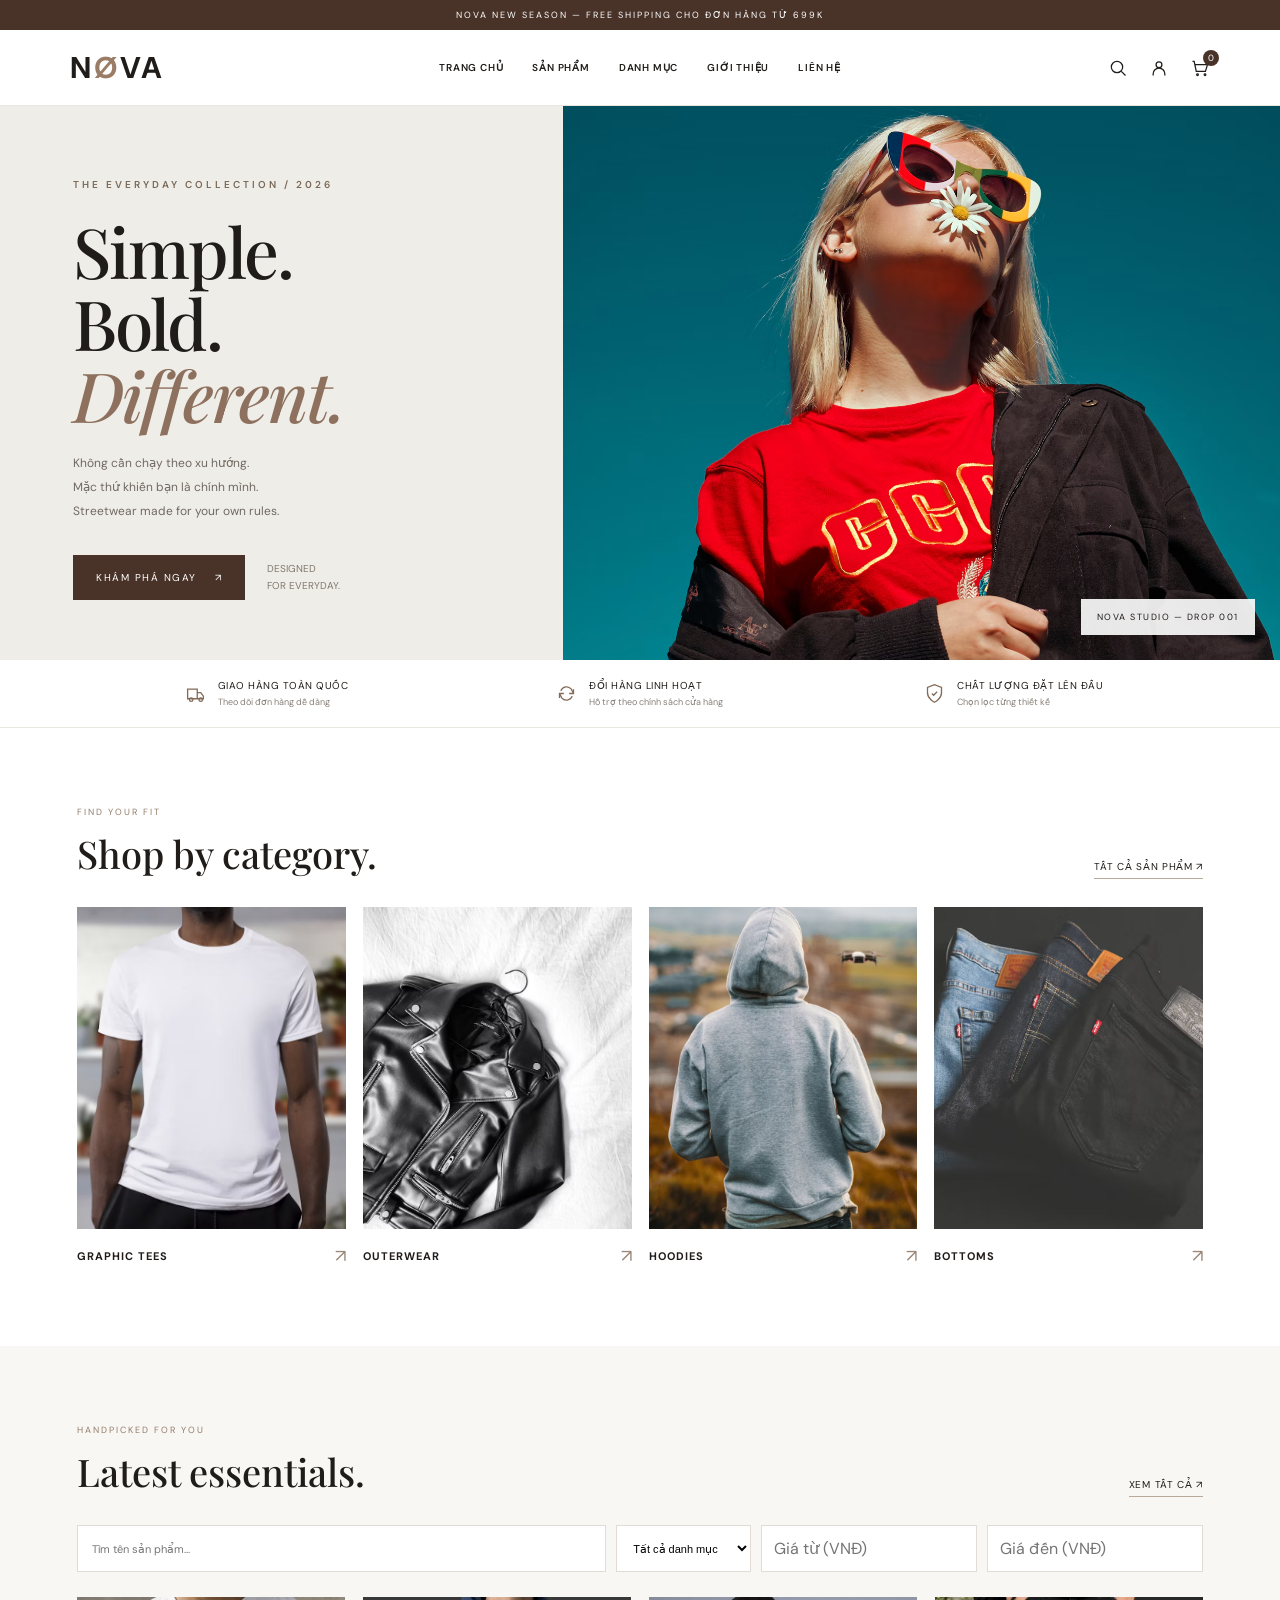
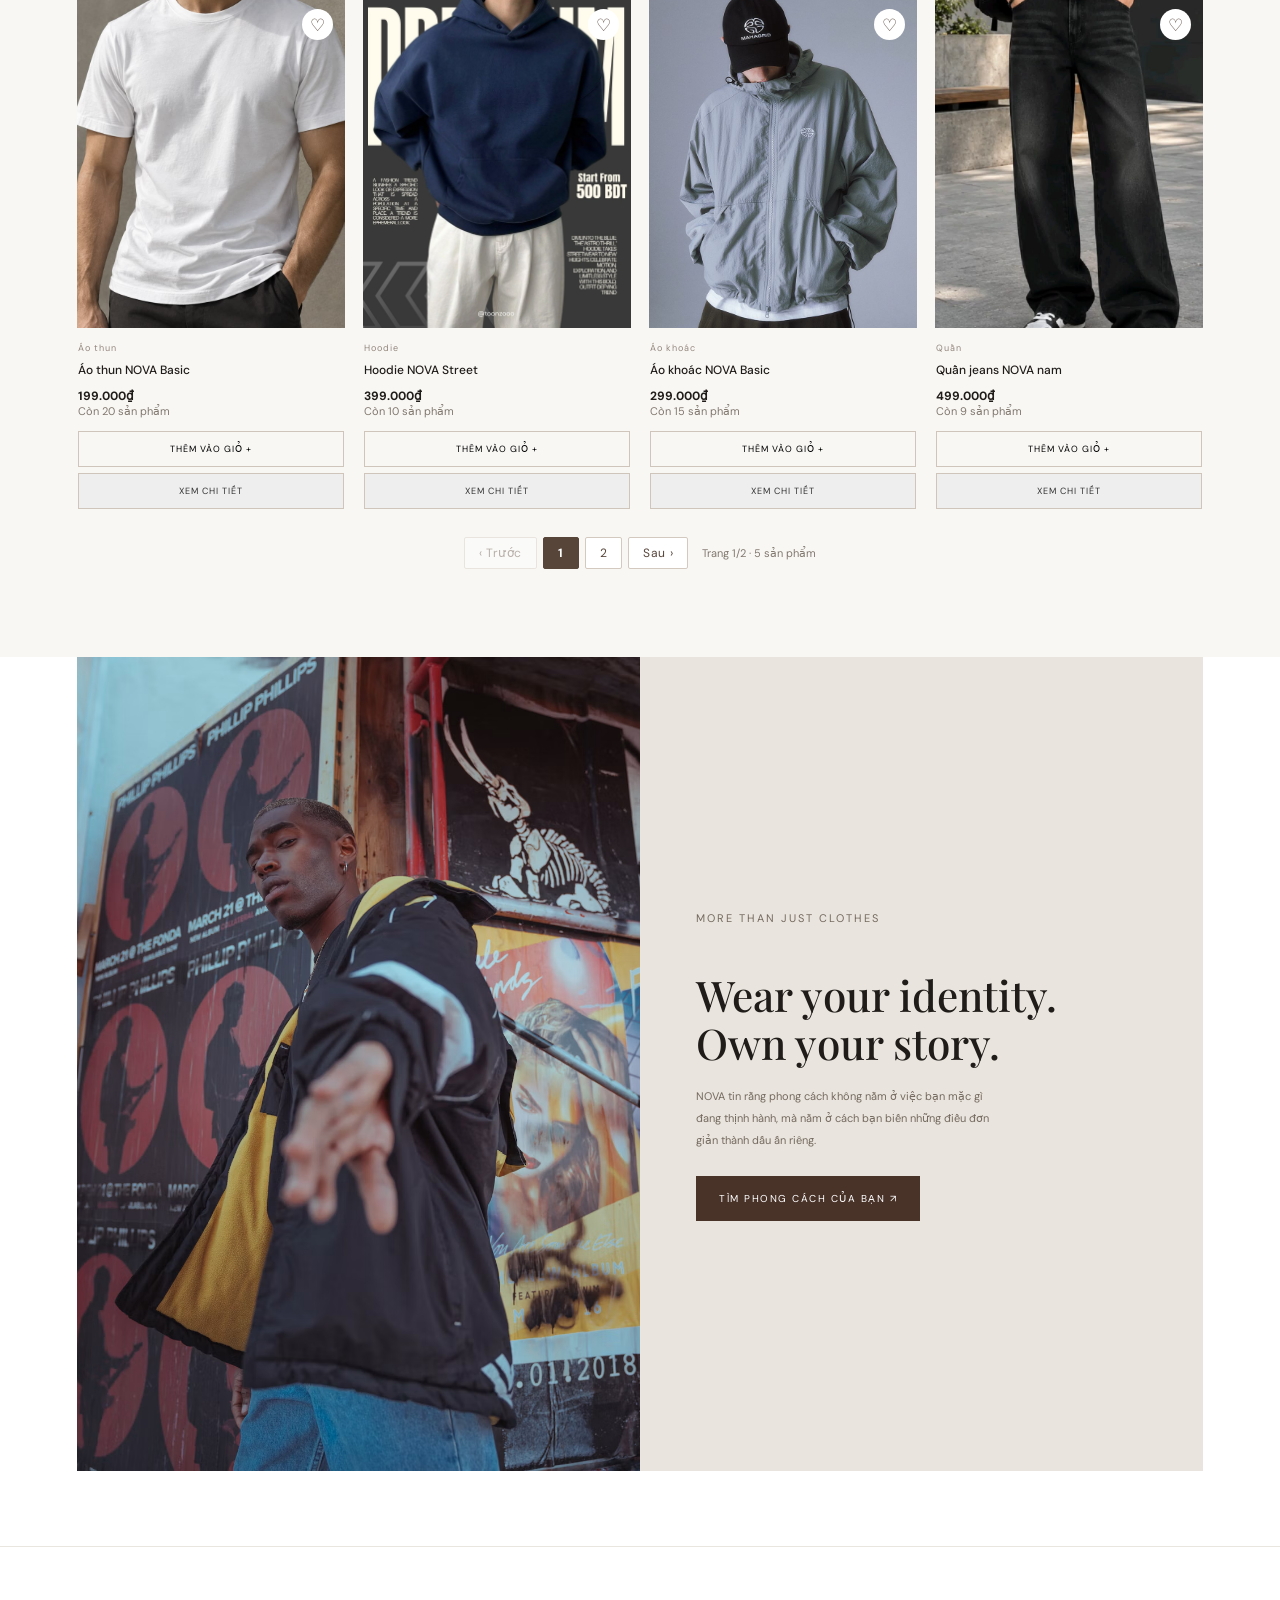
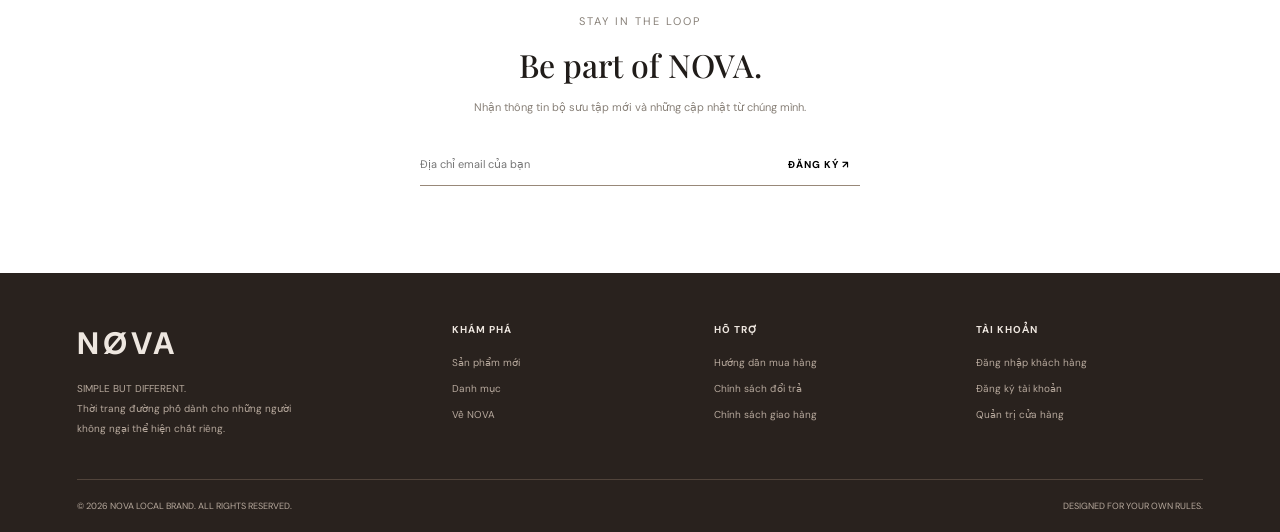
<file: index.html>
<!DOCTYPE html>
<html lang="vi">

<head>
    <meta charset="UTF-8">
    <meta name="viewport" content="width=device-width, initial-scale=1.0">
    <title>NOVA — Wear Your Identity</title>

    <link rel="preconnect" href="https://fonts.googleapis.com">
    <link rel="preconnect" href="https://fonts.gstatic.com" crossorigin>
    <link
        href="https://fonts.googleapis.com/css2?family=DM+Sans:wght@400;500;600;700&family=Playfair+Display:wght@500;600;700&display=swap"
        rel="stylesheet">

    <link rel="stylesheet" href="assets/css/index.css">
    <style>
        .pagination {
            display: flex;
            align-items: center;
            justify-content: center;
            gap: 6px;
            flex-wrap: wrap;
        }

        .page-btn {
            padding: 7px 14px;
            border: 1px solid #d4c9be;
            background: #fff;
            font-size: 12px;
            letter-spacing: .05em;
            cursor: pointer;
            color: #57453a;
            transition: background .15s, color .15s;
            border-radius: 2px;
        }

        .page-btn:hover:not(:disabled) {
            background: #57453a;
            color: #fff;
        }

        .page-btn.active {
            background: #57453a;
            color: #fff;
            border-color: #57453a;
            font-weight: 700;
        }

        .page-btn:disabled {
            opacity: .4;
            cursor: default;
        }

        .page-info {
            font-size: 11px;
            color: #81786e;
            margin-left: 8px;
        }
    </style>
</head>

<body>

    <div class="announcement">
        NOVA NEW SEASON — FREE SHIPPING CHO ĐƠN HÀNG TỪ 699K
    </div>

    <header class="header">
        <a href="index.html" class="logo">N<span>Ø</span>VA</a>

        <nav class="nav" id="mainNav">
            <a href="index.html">TRANG CHỦ</a>
            <a href="#products">SẢN PHẨM</a>
            <a href="#categories">DANH MỤC</a>
            <a href="#story">GIỚI THIỆU</a>
            <a href="#footer">LIÊN HỆ</a>
        </nav>

        <div class="header-actions">
            <button class="icon-btn menu-toggle" onclick="toggleMenu()" aria-label="Mở menu">
                <svg viewBox="0 0 24 24" fill="none" stroke="currentColor">
                    <path d="M3 7h18M3 12h18M3 17h18" />
                </svg>
            </button>

            <button class="icon-btn" onclick="focusSearch()" aria-label="Tìm kiếm">
                <svg viewBox="0 0 24 24" fill="none" stroke="currentColor">
                    <circle cx="10.8" cy="10.8" r="6.8" />
                    <path d="m16 16 5 5" />
                </svg>
            </button>

            <div style="display:flex;align-items:center;gap:4px">
                <button class="icon-btn" onclick="openAccount()" aria-label="Tài khoản">
                    <svg viewBox="0 0 24 24" fill="none" stroke="currentColor">
                        <circle cx="12" cy="8" r="3.5" />
                        <path d="M5 21v-2a7 7 0 0 1 14 0v2" />
                    </svg>
                </button>
                <span id="headerCustomerName" onclick="openAccount()"
                    style="font-size:11px;font-weight:600;letter-spacing:0.5px;cursor:pointer;display:none;color:#493329;max-width:110px;overflow:hidden;text-overflow:ellipsis;white-space:nowrap"
                    title="Xem tài khoản của bạn"></span>
            </div>

            <button class="icon-btn" onclick="openCart()" aria-label="Giỏ hàng">
                <svg viewBox="0 0 24 24" fill="none" stroke="currentColor">
                    <path d="M3 4h2l2.5 12h11L21 8H6" />
                    <circle cx="9" cy="20" r="1" />
                    <circle cx="18" cy="20" r="1" />
                </svg>
                <span class="cart-count" id="cartCount">0</span>
            </button>
        </div>
    </header>

    <main>

        <section class="hero">
            <div class="hero-copy">
                <span class="eyebrow">THE EVERYDAY COLLECTION / 2026</span>
                <h1>Simple.<br>Bold.<br><em>Different.</em></h1>

                <p class="hero-desc">
                    Không cần chạy theo xu hướng.<br>
                    Mặc thứ khiến bạn là chính mình.<br>
                    Streetwear made for your own rules.
                </p>

                <div class="hero-bottom">
                    <a class="btn-primary" href="#products">
                        KHÁM PHÁ NGAY <span>↗</span>
                    </a>
                    <span class="hero-note">DESIGNED<br>FOR EVERYDAY.</span>
                </div>
            </div>

            <div class="hero-image">
                <img src="./assets/images/bg/hero.avif" alt="Bộ sưu tập streetwear NOVA" fetchpriority="high">
                <div class="hero-label">NOVA STUDIO — DROP 001</div>
            </div>
        </section>

        <section class="benefits">
            <div class="benefit">
                <svg viewBox="0 0 24 24" fill="none" stroke="currentColor">
                    <path d="M3 7h11v11H3zM14 11h4l3 4v3h-7z" />
                    <circle cx="7" cy="19" r="2" />
                    <circle cx="18" cy="19" r="2" />
                </svg>
                <div>GIAO HÀNG TOÀN QUỐC<small>Theo dõi đơn hàng dễ dàng</small></div>
            </div>

            <div class="benefit">
                <svg viewBox="0 0 24 24" fill="none" stroke="currentColor">
                    <path d="M20 7v5h-5M4 17v-5h5" />
                    <path d="M5.5 9a7 7 0 0 1 12-2L20 12M4 12l2.5 5a7 7 0 0 0 12-2" />
                </svg>
                <div>ĐỔI HÀNG LINH HOẠT<small>Hỗ trợ theo chính sách cửa hàng</small></div>
            </div>

            <div class="benefit">
                <svg viewBox="0 0 24 24" fill="none" stroke="currentColor">
                    <path d="M12 22s8-4 8-11V5l-8-3-8 3v6c0 7 8 11 8 11z" />
                    <path d="m9 12 2 2 4-4" />
                </svg>
                <div>CHẤT LƯỢNG ĐẶT LÊN ĐẦU<small>Chọn lọc từng thiết kế</small></div>
            </div>
        </section>

        <section class="section" id="categories">
            <div class="section-heading">
                <div>
                    <p class="section-kicker">FIND YOUR FIT</p>
                    <h2>Shop by category.</h2>
                </div>
                <a href="#products" class="text-link">TẤT CẢ SẢN PHẨM ↗</a>
            </div>

            <div class="categories">
                <a class="category-card" href="#products" onclick="filterCategory('Áo thun')">
                    <div class="category-image">
                        <img src="./assets/images/category/graphic_tees.avif" alt="Áo thun basic" loading="lazy">
                    </div>
                    <div class="category-caption">
                        <h3>GRAPHIC TEES</h3><span>↗</span>
                    </div>
                </a>

                <a class="category-card" href="#products" onclick="filterCategory('Áo khoác')">
                    <div class="category-image">
                        <img src="./assets/images/category/outerwear.avif" alt="Áo khoác streetwear" loading="lazy">
                    </div>
                    <div class="category-caption">
                        <h3>OUTERWEAR</h3><span>↗</span>
                    </div>
                </a>

                <a class="category-card" href="#products" onclick="filterCategory('Hoodie')">
                    <div class="category-image">
                        <img src="./assets/images/category/hoodie.avif" alt="Hoodie phong cách đường phố"
                            loading="lazy">
                    </div>
                    <div class="category-caption">
                        <h3>HOODIES</h3><span>↗</span>
                    </div>
                </a>

                <a class="category-card" href="#products" onclick="filterCategory('Quần')">
                    <div class="category-image">
                        <img src="./assets/images/category/bottoms.avif" alt="Quần thời trang" loading="lazy">
                    </div>
                    <div class="category-caption">
                        <h3>BOTTOMS</h3><span>↗</span>
                    </div>
                </a>
            </div>
        </section>

        <section class="section product-section" id="products">
            <div class="section-heading">
                <div>
                    <p class="section-kicker">HANDPICKED FOR YOU</p>
                    <h2>Latest essentials.</h2>
                </div>
                <a href="#products" class="text-link" onclick="clearFilter()">XEM TẤT CẢ ↗</a>
            </div>

            <div class="toolbar" style="display:flex;gap:10px;margin-bottom:25px;flex-wrap:wrap">
                <input id="productSearch" type="search" placeholder="Tìm tên sản phẩm..." oninput="renderProducts()"
                    style="padding:12px 14px;flex:1;min-width:180px;border:1px solid #e1dcd5;outline-color:#8d705d;background:white;font-size:11px">

                <select id="categoryFilter" onchange="currentPage=1;renderProducts()"
                    style="padding:12px;border:1px solid #e1dcd5;background:white;font-size:11px;min-width:135px">
                    <option value="">Tất cả danh mục</option>
                    <option value="Áo thun">Áo thun</option>
                    <option value="Áo khoác">Áo khoác</option>
                    <option value="Hoodie">Hoodie</option>
                    <option value="Quần">Quần</option>
                    <option value="Phụ kiện">Phụ kiện</option>
                </select>
                <input id="minPrice" type="number" min="0" placeholder="Giá từ (VNĐ)" oninput="renderProducts()"
                    style="padding:12px;border:1px solid #e1dcd5;min-width:130px">
                <input id="maxPrice" type="number" min="0" placeholder="Giá đến (VNĐ)" oninput="renderProducts()"
                    style="padding:12px;border:1px solid #e1dcd5;min-width:130px">
            </div>

            <div class="product-grid" id="productGrid"></div>
            <p id="noProducts" style="display:none;text-align:center;padding:35px;font-size:12px;color:#81786e">Không
                tìm thấy sản phẩm phù hợp.</p>
            <div id="paginationBox" style="margin:28px 0 10px;text-align:center"></div>
        </section>

        <section class="editorial" id="story">
            <div class="editorial-image">
                <img src="./assets/images/bg/editorial.avif" alt="Phong cách thời trang NOVA" loading="lazy">
            </div>
            <div class="editorial-copy">
                <p class="section-kicker">MORE THAN JUST CLOTHES</p>
                <h2>Wear your identity.<br>Own your story.</h2>
                <p>
                    NOVA tin rằng phong cách không nằm ở việc bạn mặc gì đang thịnh hành,
                    mà nằm ở cách bạn biến những điều đơn giản thành dấu ấn riêng.
                </p>
                <a class="btn-primary" href="#categories">TÌM PHONG CÁCH CỦA BẠN ↗</a>
            </div>
        </section>

        <section class="newsletter">
            <p class="section-kicker">STAY IN THE LOOP</p>
            <h2>Be part of NOVA.</h2>
            <p>Nhận thông tin bộ sưu tập mới và những cập nhật từ chúng mình.</p>

            <form class="newsletter-form" onsubmit="subscribe(event)">
                <input type="email" id="newsletterEmail" placeholder="Địa chỉ email của bạn" required>
                <button type="submit">ĐĂNG KÝ ↗</button>
            </form>
            <p id="newsletterMessage" style="margin-top:12px"></p>
        </section>

    </main>

    <footer class="footer" id="footer">
        <div class="footer-main">
            <div class="footer-about">
                <div class="footer-logo">NØVA</div>
                <p>
                    SIMPLE BUT DIFFERENT.<br>
                    Thời trang đường phố dành cho những người
                    không ngại thể hiện chất riêng.
                </p>
            </div>

            <div class="footer-col">
                <h4>KHÁM PHÁ</h4>
                <a href="#products">Sản phẩm mới</a>
                <a href="#categories">Danh mục</a>
                <a href="#story">Về NOVA</a>
            </div>

            <div class="footer-col">
                <h4>HỖ TRỢ</h4>
                <a href="#footer">Hướng dẫn mua hàng</a>
                <a href="#footer">Chính sách đổi trả</a>
                <a href="#footer">Chính sách giao hàng</a>
            </div>

            <div class="footer-col">
                <h4>TÀI KHOẢN</h4>
                <a href="login.html">Đăng nhập khách hàng</a>
                <a href="login.html">Đăng ký tài khoản</a>
                <a href="loginadmin.html">Quản trị cửa hàng</a>
            </div>
        </div>

        <div class="footer-bottom">
            <span>© 2026 NOVA LOCAL BRAND. ALL RIGHTS RESERVED.</span>
            <span>DESIGNED FOR YOUR OWN RULES.</span>
        </div>
    </footer>

    <div class="overlay" id="overlay" onclick="closeCart()"></div>

    <aside class="cart-drawer" id="cartDrawer">
        <div class="cart-head">
            <h2>Your shopping bag.</h2>
            <button class="close-cart" onclick="closeCart()" aria-label="Đóng giỏ hàng">×</button>
        </div>

        <div id="cartItems"></div>

        <div class="cart-total">
            <span>TỔNG CỘNG</span>
            <span id="cartTotal">0₫</span>
        </div>

        <a href="#" onclick="openCheckout(event)" class="btn-primary cart-checkout">
            TIẾN HÀNH ĐẶT HÀNG ↗
        </a>

        <p style="font-size:10px;color:#94877d;line-height:1.8;margin-top:15px">
            Khách hàng cần đăng nhập để thao tác và thanh toán giỏ hàng.
        </p>
    </aside>


    <div class="checkout-overlay" id="checkoutOverlay" onclick="closeCheckout()"></div>
    <section class="checkout-modal" id="checkoutModal" role="dialog" aria-modal="true" aria-labelledby="checkoutTitle"
        style="max-height:90vh;overflow-y:auto">
        <button class="checkout-close" type="button" onclick="closeCheckout()" aria-label="Đóng">×</button>
        <p class="eyebrow">NOVA CHECKOUT</p>
        <h2 id="checkoutTitle">Thông tin giao hàng</h2>
        <p class="checkout-note">Kiểm tra thông tin trước khi xác nhận đơn hàng của bạn.</p>

        <form id="checkoutForm" onsubmit="placeOrder(event)">
            <label for="checkoutName">Họ và tên người nhận</label>
            <input id="checkoutName" name="fullname" required autocomplete="name" />

            <label for="checkoutPhone">Số điện thoại nhận hàng</label>
            <input id="checkoutPhone" name="phone" type="tel" maxlength="10"
                placeholder="Nhập đúng 10 chữ số (ví dụ: 0912345678)" required autocomplete="tel" inputmode="numeric"
                oninput="this.value = this.value.replace(/[^0-9]/g, '').slice(0, 10);" pattern="[0-9]{10}"
                title="Số điện thoại phải gồm đúng 10 chữ số" />

            <label style="font-weight:600;margin-top:12px;display:block">Địa chỉ nhận hàng</label>
            <div style="display:flex;gap:16px;margin:8px 0 12px;font-size:12px">
                <label style="display:inline-flex;align-items:center;gap:6px;cursor:pointer">
                    <input type="radio" name="addressOption" value="saved" id="addrOptSaved" checked
                        onchange="toggleAddressOption()">
                    Địa chỉ từ tài khoản
                </label>
                <label style="display:inline-flex;align-items:center;gap:6px;cursor:pointer">
                    <input type="radio" name="addressOption" value="new" id="addrOptNew"
                        onchange="toggleAddressOption()">
                    Nhập địa chỉ giao hàng mới
                </label>
            </div>


            <div id="savedAddressBlock"
                style="margin-bottom:14px;padding:12px;background:#f9f7f4;border:1px solid #e1dcd5;font-size:12px;border-radius:4px">
                <div id="savedAddressText" style="color:#493329;line-height:1.5">Chưa có địa chỉ lưu trong tài khoản.
                </div>
            </div>


            <div id="newAddressBlock" style="display:none;margin-bottom:14px">
                <div style="display:grid;grid-template-columns:1fr 1fr;gap:10px;margin-bottom:8px">
                    <div>
                        <label for="newProvince" style="font-size:11px">Tỉnh / Thành phố *</label>
                        <input id="newProvince" placeholder="VD: TP. Hồ Chí Minh"
                            style="width:100%;padding:10px;border:1px solid #e1dcd5;box-sizing:border-box">
                    </div>
                    <div>
                        <label for="newDistrict" style="font-size:11px">Quận / Huyện *</label>
                        <input id="newDistrict" placeholder="VD: Quận 5"
                            style="width:100%;padding:10px;border:1px solid #e1dcd5;box-sizing:border-box">
                    </div>
                </div>
                <div style="display:grid;grid-template-columns:1fr 1fr;gap:10px;margin-bottom:8px">
                    <div>
                        <label for="newWard" style="font-size:11px">Phường / Xã *</label>
                        <input id="newWard" placeholder="VD: Phường 4"
                            style="width:100%;padding:10px;border:1px solid #e1dcd5;box-sizing:border-box">
                    </div>
                    <div>
                        <label for="newStreet" style="font-size:11px">Số nhà, tên đường *</label>
                        <input id="newStreet" placeholder="VD: 105 An Dương Vương"
                            style="width:100%;padding:10px;border:1px solid #e1dcd5;box-sizing:border-box">
                    </div>
                </div>
            </div>

            <label for="checkoutPayment">Phương thức thanh toán</label>
            <select id="checkoutPayment" name="payment_method" required
                style="width:100%;padding:11px;border:1px solid #e1dcd5;background:white;margin-bottom:14px;font-size:12px">
                <option value="COD" selected>Thanh toán tiền mặt khi nhận hàng (COD)</option>
                <option value="BANK_TRANSFER">Chuyển khoản ngân hàng</option>
                <option value="ONLINE">Thanh toán trực tuyến (Thẻ ATM / Visa / Ví MoMo / VNPAY)</option>
            </select>

            <div class="checkout-total"><span>Tổng thanh toán</span><strong id="checkoutTotal">0₫</strong></div>
            <p id="checkoutMessage" class="checkout-message" role="status"></p>
            <button class="btn-primary checkout-submit" id="checkoutSubmit" type="submit">XÁC NHẬN ĐẶT HÀNG ↗</button>
        </form>
    </section>


    <div class="checkout-overlay" id="orderSuccessOverlay" onclick="closeOrderSuccess()"></div>
    <section class="checkout-modal" id="orderSuccessModal" role="dialog" aria-modal="true"
        aria-labelledby="orderSuccessTitle" style="max-height:90vh;overflow-y:auto">
        <button class="checkout-close" type="button" onclick="closeOrderSuccess()" aria-label="Đóng">×</button>
        <p class="eyebrow" style="color:#3e6b35;font-weight:bold">✓ ĐẶT HÀNG THÀNH CÔNG</p>
        <h2 id="orderSuccessTitle">Chi tiết đơn đặt hàng</h2>
        <p class="checkout-note">Cảm ơn bạn đã mua sắm tại NOVA! Dưới đây là thông tin chi tiết đơn hàng của bạn.</p>

        <div id="orderSuccessContent" style="margin:16px 0;font-size:12px;line-height:1.6"></div>

        <div style="display:flex;gap:10px;flex-wrap:wrap;margin-top:16px">
            <button class="btn-primary" type="button"
                onclick="closeOrderSuccess(); openAccount(); showOrderHistory();">XEM LỊCH SỬ ĐƠN HÀNG ↗</button>
            <button class="btn-primary" style="background:#f0eee9;color:#333;border:1px solid #ddd" type="button"
                onclick="closeOrderSuccess()">TIẾP TỤC MUA SẮM</button>
        </div>
    </section>


    <div class="checkout-overlay" id="productDetailOverlay" onclick="closeProductDetail()"></div>
    <section class="checkout-modal" id="productDetailModal" role="dialog" aria-modal="true"
        aria-labelledby="detailName">
        <button class="checkout-close" type="button" onclick="closeProductDetail()" aria-label="Đóng">×</button>
        <img id="detailImage" alt=""
            style="width:100%;max-height:260px;object-fit:cover;border-radius:8px;margin-bottom:14px">
        <p class="eyebrow" id="detailCategory"></p>
        <p id="detailCode" style="font-size:11px;color:#81786e;margin-top:2px"></p>
        <h2 id="detailName" style="margin:6px 0"></h2>
        <p id="detailSize" style="font-size:11px;color:#493329;font-weight:600;margin-bottom:8px"></p>
        <p id="detailPrice" class="product-price"></p>
        <p id="detailDescription"></p>
        <p id="detailStock" style="font-size:12px;color:#666;margin:10px 0"></p>
        <button class="btn-primary checkout-submit" id="detailAddButton" type="button">THÊM VÀO GIỎ</button>
    </section>


    <div class="checkout-overlay" id="accountOverlay" onclick="closeAccount()"></div>
    <section class="checkout-modal" id="accountModal" role="dialog" aria-modal="true" aria-labelledby="accountTitle">
        <button class="checkout-close" type="button" onclick="closeAccount()" aria-label="Đóng">×</button>
        <p class="eyebrow">NOVA ACCOUNT</p>
        <h2 id="accountTitle">Tài khoản của bạn</h2>
        <p id="accountStatus" class="checkout-message"></p>
        <form id="profileForm" onsubmit="saveProfile(event)">
            <label for="profileName">Họ tên</label><input id="profileName" required>

            <label for="profilePhone">Số điện thoại</label>
            <input id="profilePhone" type="tel" maxlength="10" placeholder="Nhập đúng 10 chữ số" required
                inputmode="numeric" oninput="this.value = this.value.replace(/[^0-9]/g, '').slice(0, 10);"
                pattern="[0-9]{10}" title="Số điện thoại phải gồm đúng 10 chữ số">

            <label for="profileAddress">Địa chỉ thường dùng</label><textarea id="profileAddress" rows="2"></textarea>
            <button class="btn-primary checkout-submit" type="submit">LƯU THÔNG TIN</button>
        </form>
        <div style="display:flex;gap:10px;flex-wrap:wrap;margin-top:14px">
            <button class="btn-primary" id="btnOrderHistory" type="button" onclick="showOrderHistory()">ĐƠN HÀNG ĐÃ
                MUA</button>
            <button class="btn-primary" id="btnLogout" type="button" onclick="customerLogout()">ĐĂNG XUẤT</button>
            <a class="btn-primary" id="btnLoginRegister" href="login.html">ĐĂNG NHẬP / ĐĂNG KÝ</a>
        </div>
        <div id="customerOrderHistory" style="margin-top:16px"></div>
    </section>

    <div class="toast" id="toast" role="status"></div>

    <script src="js/index.js"></script>

</body>

</html>
</file>
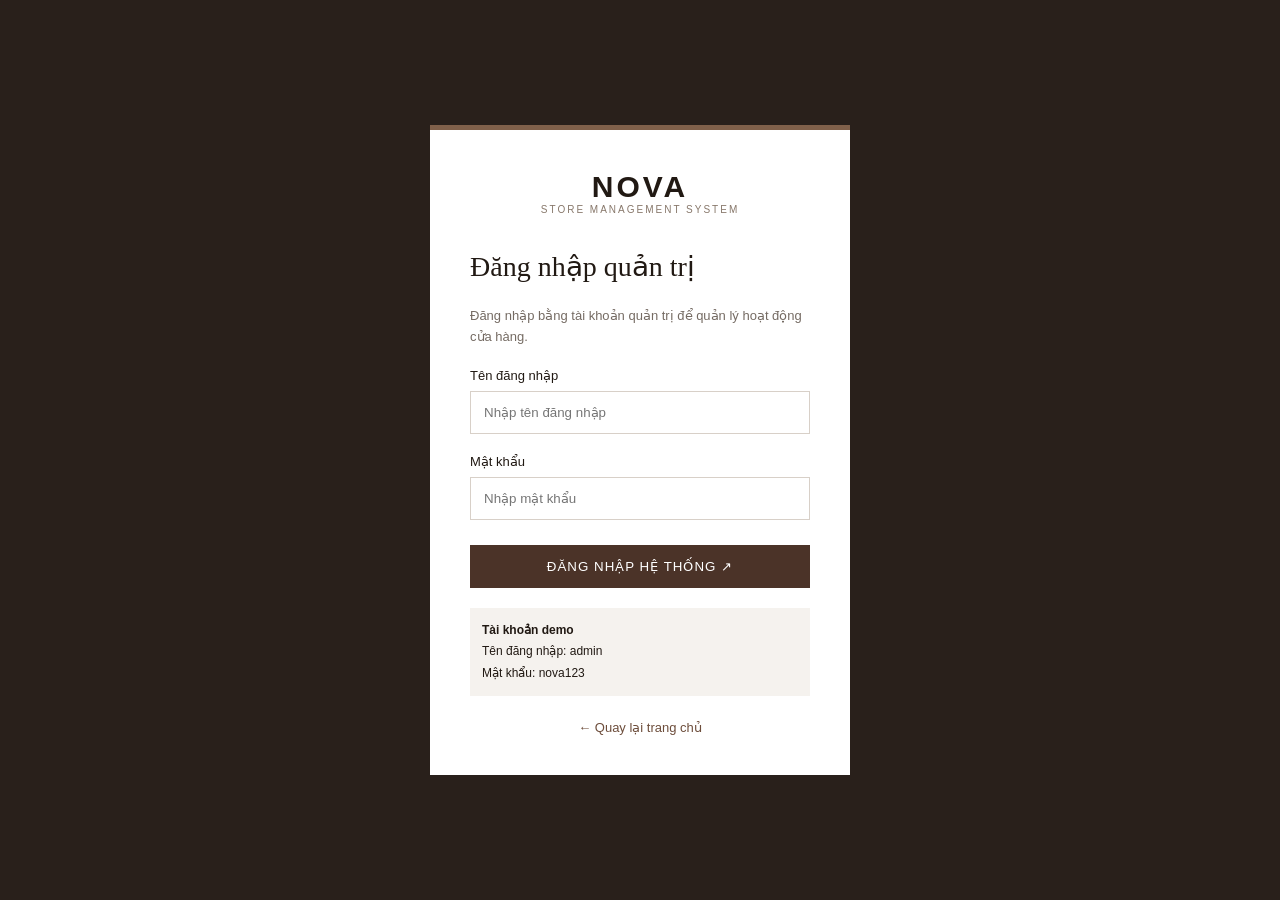
<file: admin.html>
<!doctype html>
<html lang="vi">
    <head>
        <meta charset="UTF-8" />
        <meta name="viewport" content="width=device-width, initial-scale=1.0" />
        <title>Quản trị cửa hàng | NOVA</title>
        <link rel="stylesheet" href="assets/css/admin.css" />
    </head>

    <body>
        <header class="topbar">
            <div class="brand">
                NOVA
                <small style="font-size: 11px; font-weight: normal"
                    >ADMIN</small
                >
            </div>
            <a href="#" onclick="logoutAdmin(event)">Đăng xuất ↗</a>
        </header>

        <div class="layout">
            <aside class="sidebar">
                <p>QUẢN LÝ CỬA HÀNG</p>
                <button class="active" onclick="showPage('dashboard', this)">
                    ▦ Tổng quan
                </button>
                <button onclick="showPage('products', this)">▣ Sản phẩm</button>
                <button onclick="showPage('categories', this)">
                    ▤ Loại sản phẩm
                </button>
                <button onclick="showPage('imports', this)">
                    ↓ Phiếu nhập hàng
                </button>
                <button onclick="showPage('exports', this)">
                    ↑ Phiếu xuất hàng
                </button>
                <button onclick="showPage('prices', this)">
                    ₫ Quản lý giá bán
                </button>
                <button onclick="showPage('inventory', this)">▥ Tồn kho</button>
                <button onclick="showPage('orders', this)">▧ Đơn hàng</button>
                <button onclick="showPage('customers', this)">
                    ♙ Khách hàng
                </button>
            </aside>

            <main class="main">
                <section id="dashboard" class="page">
                    <div class="page-title">
                        <div>
                            <h1>Tổng quan</h1>
                            <p class="muted">
                                Chào mừng đến với hệ thống quản lý NOVA.
                            </p>
                        </div>
                        <span class="muted" id="today"></span>
                    </div>

                    <div class="stats">
                        <div class="stat">
                            <p>TỔNG SẢN PHẨM</p>
                            <strong id="statProducts">0</strong>
                        </div>
                        <div class="stat">
                            <p>ĐƠN HÀNG</p>
                            <strong id="statOrders">0</strong>
                        </div>
                        <div class="stat">
                            <p>KHÁCH HÀNG</p>
                            <strong id="statCustomers">0</strong>
                        </div>
                        <div class="stat">
                            <p>SẮP HẾT HÀNG</p>
                            <strong id="statLow">0</strong>
                        </div>
                    </div>

                    <div class="panel">
                        <h2>Đơn hàng gần đây</h2>
                        <div
                            id="recentOrders"
                            style="margin-bottom: 15px"
                        ></div>
                        <button class="btn" onclick="showPage('orders')">
                            XEM TẤT CẢ ĐƠN HÀNG
                        </button>
                    </div>
                </section>

                <section id="products" class="page hidden">
                    <div class="page-title">
                        <div>
                            <h1>Sản phẩm</h1>
                            <p class="muted">
                                Thêm, sửa, xóa và tra cứu sản phẩm.
                            </p>
                        </div>
                        <button class="btn" onclick="showProductForm()">
                            + THÊM SẢN PHẨM
                        </button>
                    </div>

                    <div class="panel hidden" id="productFormPanel">
                        <h2 id="productFormTitle">Thêm sản phẩm</h2>
                        <form id="productForm" onsubmit="saveProduct(event)">
                            <input type="hidden" id="productId" />
                            <div class="form-grid">
                                <div>
                                    <label for="pCode">Mã sản phẩm</label>
                                    <input
                                        id="pCode"
                                        required
                                        placeholder="VD: NOVA001"
                                    />
                                </div>
                                <div>
                                    <label for="pName">Tên sản phẩm</label>
                                    <input
                                        id="pName"
                                        required
                                        placeholder="Tên sản phẩm"
                                    />
                                </div>
                                <div>
                                    <label for="pCategory">Loại sản phẩm</label>
                                    <select id="pCategory">
                                        <option>Áo thun</option>
                                        <option>Áo khoác</option>
                                        <option>Hoodie</option>
                                        <option>Quần</option>
                                        <option>Phụ kiện</option>
                                    </select>
                                </div>
                                <div>
                                    <label for="pSize">Size</label>
                                    <select id="pSize">
                                        <option>S</option>
                                        <option>M</option>
                                        <option>L</option>
                                        <option>XL</option>
                                    </select>
                                </div>
                                <div>
                                    <label for="pCost">Giá nhập (VNĐ)</label>
                                    <input
                                        id="pCost"
                                        type="number"
                                        min="0"
                                        required
                                    />
                                </div>
                                <div>
                                    <label for="pPrice">Giá bán (VNĐ)</label>
                                    <input
                                        id="pPrice"
                                        type="number"
                                        min="0"
                                        required
                                    />
                                </div>
                                <div>
                                    <label for="pStock">Số lượng tồn</label>
                                    <input
                                        id="pStock"
                                        type="number"
                                        min="0"
                                        required
                                    />
                                </div>
                                <div class="form-field full">
                                    <label>Hình ảnh sản phẩm</label>
                                    <div
                                        style="
                                            display: flex;
                                            gap: 10px;
                                            align-items: center;
                                            flex-wrap: wrap;
                                            margin-top: 4px;
                                        "
                                    >
                                        <label
                                            class="btn-light"
                                            style="
                                                cursor: pointer;
                                                padding: 8px 16px;
                                                display: inline-block;
                                            "
                                        >
                                            📁 Chọn ảnh từ máy
                                            <input
                                                id="pImageFile"
                                                type="file"
                                                accept="image/*"
                                                onchange="handleImageFile(this)"
                                                style="display: none"
                                            />
                                        </label>
                                        <span
                                            style="color: #999; font-size: 12px"
                                            >hoặc nhập URL:</span
                                        >
                                        <input
                                            id="pImage"
                                            type="text"
                                            placeholder="assets/images/... hoặc https://..."
                                            style="flex: 1; min-width: 160px"
                                            oninput="
                                                previewImageUrl(this.value)
                                            "
                                        />
                                    </div>
                                    <div
                                        id="pImagePreview"
                                        style="margin-top: 10px; display: none"
                                    >
                                        <img
                                            id="pImagePreviewImg"
                                            src=""
                                            alt="Xem trước"
                                            style="
                                                max-height: 140px;
                                                max-width: 240px;
                                                border: 1px solid #ddd;
                                                border-radius: 4px;
                                                object-fit: contain;
                                                background: #f5f5f5;
                                            "
                                        />
                                        <button
                                            type="button"
                                            class="btn-light"
                                            style="
                                                margin-left: 10px;
                                                vertical-align: top;
                                                color: #a00;
                                            "
                                            onclick="clearImageInput()"
                                        >
                                            ✕ Xóa ảnh
                                        </button>
                                    </div>
                                </div>
                                <div class="form-field full">
                                    <label for="pDescription"
                                        >Mô tả sản phẩm</label
                                    >
                                    <input
                                        id="pDescription"
                                        placeholder="Mô tả ngắn"
                                    />
                                </div>
                            </div>
                            <div class="form-actions">
                                <button class="btn" type="submit">
                                    LƯU SẢN PHẨM
                                </button>
                                <button
                                    class="btn-light"
                                    type="button"
                                    onclick="hideProductForm()"
                                >
                                    HỦY
                                </button>
                            </div>
                        </form>
                        <p id="productMessage" class="notice"></p>
                    </div>

                    <div class="panel">
                        <div class="toolbar">
                            <input
                                id="productSearch"
                                placeholder="Tìm theo mã hoặc tên sản phẩm..."
                                oninput="renderAdminProducts()"
                            />
                            <select
                                id="categoryFilter"
                                onchange="renderAdminProducts()"
                            >
                                <option value="">Tất cả loại</option>
                                <option>Áo thun</option>
                                <option>Áo khoác</option>
                                <option>Hoodie</option>
                                <option>Quần</option>
                                <option>Phụ kiện</option>
                            </select>
                        </div>
                        <div class="table-wrap">
                            <table>
                                <thead>
                                    <tr>
                                        <th>Mã</th>
                                        <th>Tên sản phẩm</th>
                                        <th>Loại</th>
                                        <th>Giá nhập</th>
                                        <th>Giá bán</th>
                                        <th>Tồn kho</th>
                                        <th>Trạng thái</th>
                                        <th>Thao tác</th>
                                    </tr>
                                </thead>
                                <tbody id="productTable"></tbody>
                            </table>
                        </div>
                    </div>
                </section>

                <section id="categories" class="page hidden">
                    <div class="page-title">
                        <div>
                            <h1>Loại sản phẩm</h1>
                            <p class="muted">Quản lý danh mục thời trang.</p>
                        </div>
                    </div>
                    <div class="panel">
                        <form onsubmit="addCategory(event)" class="toolbar">
                            <input
                                id="newCategory"
                                required
                                placeholder="Nhập tên loại sản phẩm"
                            />
                            <button class="btn">+ THÊM LOẠI</button>
                        </form>
                        <div class="table-wrap">
                            <table>
                                <thead>
                                    <tr>
                                        <th>STT</th>
                                        <th>Tên loại sản phẩm</th>
                                        <th>Trạng thái</th>
                                        <th>Thao tác</th>
                                    </tr>
                                </thead>
                                <tbody id="categoryTable"></tbody>
                            </table>
                        </div>
                    </div>
                </section>

                <section id="imports" class="page hidden">
                    <div class="page-title">
                        <div>
                            <h1>Nhập hàng</h1>
                            <p class="muted">
                                Tạo phiếu nhập và cập nhật tồn kho.
                            </p>
                        </div>
                    </div>
                    <div class="panel">
                        <form id="importForm" onsubmit="createImport(event)">
                            <input type="hidden" id="importEditCode" />
                            <div class="form-grid">
                                <div>
                                    <label for="importDate">Ngày nhập</label
                                    ><input
                                        id="importDate"
                                        type="date"
                                        required
                                    />
                                </div>
                                <div>
                                    <label for="importProduct">Sản phẩm</label
                                    ><select
                                        id="importProduct"
                                        required
                                    ></select>
                                </div>
                                <div>
                                    <label for="importQuantity"
                                        >Số lượng nhập</label
                                    ><input
                                        id="importQuantity"
                                        type="number"
                                        min="1"
                                        required
                                    />
                                </div>
                                <div>
                                    <label for="importCost"
                                        >Giá nhập mỗi sản phẩm (VNĐ)</label
                                    ><input
                                        id="importCost"
                                        type="number"
                                        min="0"
                                        required
                                    />
                                </div>
                                <div class="form-field full">
                                    <label for="importNote"
                                        >Ghi chú / nhà cung cấp</label
                                    ><input
                                        id="importNote"
                                        placeholder="Tên nhà cung cấp hoặc ghi chú"
                                    />
                                </div>
                            </div>
                            <button
                                class="btn"
                                style="margin-top: 18px"
                                id="importSubmit"
                            >
                                LƯU PHIẾU NHẬP NHÁP
                            </button>
                            <button
                                class="btn-light"
                                type="button"
                                onclick="resetImportForm()"
                            >
                                LÀM MỚI
                            </button>
                        </form>
                    </div>
                    <div class="panel">
                        <div class="page-title">
                            <h2>Lịch sử phiếu nhập hàng</h2>
                            <button
                                class="btn-light"
                                type="button"
                                onclick="exportMovementExcel('PN')"
                            >
                                Xuất Excel phiếu nhập
                            </button>
                        </div>
                        <div class="toolbar">
                            <input
                                id="importSearch"
                                placeholder="Tìm theo mã phiếu, sản phẩm, ghi chú..."
                                oninput="renderImports()"
                            />
                            <label
                                >Từ ngày
                                <input
                                    id="importDateFrom"
                                    type="date"
                                    onchange="renderImports()"
                            /></label>
                            <label
                                >Đến ngày
                                <input
                                    id="importDateTo"
                                    type="date"
                                    onchange="renderImports()"
                            /></label>
                        </div>
                        <div class="table-wrap">
                            <table>
                                <thead>
                                    <tr>
                                        <th>Mã phiếu</th>
                                        <th>Ngày nhập</th>
                                        <th>Sản phẩm</th>
                                        <th>Số lượng</th>
                                        <th>Thành tiền</th>
                                        <th>Trạng thái</th>
                                        <th>Ghi chú</th>
                                        <th>Thao tác</th>
                                    </tr>
                                </thead>
                                <tbody id="importTable"></tbody>
                            </table>
                        </div>
                    </div>
                </section>

                <section id="prices" class="page hidden">
                    <div class="page-title">
                        <div>
                            <h1>Quản lý giá bán</h1>
                            <p class="muted">
                                Thiết lập tỉ lệ % lợi nhuận và theo dõi giá vốn,
                                giá bán.
                            </p>
                        </div>
                    </div>

                    <div class="panel">
                        <h2>Cấu hình tỉ lệ % lợi nhuận theo loại sản phẩm</h2>
                        <p class="muted" style="margin-bottom: 12px">
                            Nhập % lợi nhuận dự kiến cho từng loại. Bấm "Áp
                            dụng" để tự động tính lại giá bán = Giá vốn × (1 + %
                            Lợi nhuận) cho toàn bộ sản phẩm thuộc loại đó.
                        </p>
                        <div
                            id="categoryProfitConfig"
                            style="
                                display: grid;
                                grid-template-columns: repeat(
                                    auto-fill,
                                    minmax(240px, 1fr)
                                );
                                gap: 12px;
                                margin-bottom: 10px;
                            "
                        ></div>
                    </div>

                    <div class="panel">
                        <h2>Tra cứu và điều chỉnh giá bán sản phẩm</h2>
                        <div class="toolbar">
                            <input
                                id="priceSearch"
                                placeholder="Tra cứu sản phẩm theo mã, tên hoặc loại..."
                                oninput="renderPrices()"
                            />
                            <select
                                id="priceCategoryFilter"
                                onchange="renderPrices()"
                            >
                                <option value="">Tất cả loại sản phẩm</option>
                            </select>
                        </div>
                        <div class="table-wrap">
                            <table>
                                <thead>
                                    <tr>
                                        <th>Mã SP</th>
                                        <th>Tên sản phẩm</th>
                                        <th>Loại</th>
                                        <th>Giá vốn</th>
                                        <th>% Lợi nhuận</th>
                                        <th>Giá bán</th>
                                        <th>Lợi nhuận/SP</th>
                                        <th>Thao tác</th>
                                    </tr>
                                </thead>
                                <tbody id="priceTable"></tbody>
                            </table>
                        </div>
                    </div>
                </section>

                <section id="exports" class="page hidden">
                    <div class="page-title">
                        <div>
                            <h1>Phiếu xuất hàng</h1>
                            <p class="muted">
                                Xuất hàng, ghi nhận lý do và tự động trừ tồn
                                kho.
                            </p>
                        </div>
                        <button
                            class="btn-light"
                            type="button"
                            onclick="exportMovementExcel('PX')"
                        >
                            XUẤT EXCEL PHIẾU XUẤT
                        </button>
                    </div>
                    <div class="panel">
                        <form onsubmit="createExport(event)">
                            <div class="form-grid">
                                <div>
                                    <label for="exportDate">Ngày xuất</label
                                    ><input
                                        id="exportDate"
                                        type="date"
                                        required
                                    />
                                </div>
                                <div>
                                    <label for="exportProduct">Sản phẩm</label
                                    ><select
                                        id="exportProduct"
                                        required
                                    ></select>
                                </div>
                                <div>
                                    <label for="exportQuantity"
                                        >Số lượng xuất</label
                                    ><input
                                        id="exportQuantity"
                                        type="number"
                                        min="1"
                                        required
                                    />
                                </div>
                                <div>
                                    <label for="exportNote"
                                        >Lý do / ghi chú</label
                                    ><input
                                        id="exportNote"
                                        placeholder="Bán hàng, hư hỏng, điều chuyển..."
                                    />
                                </div>
                            </div>
                            <button class="btn" style="margin-top: 18px">
                                TẠO PHIẾU XUẤT
                            </button>
                        </form>
                    </div>
                    <div class="panel">
                        <div class="page-title">
                            <h2>Lịch sử xuất hàng</h2>
                            <button
                                class="btn-light"
                                type="button"
                                onclick="exportMovementExcel('PX')"
                            >
                                Xuất Excel phiếu xuất
                            </button>
                        </div>
                        <div class="table-wrap">
                            <table>
                                <thead>
                                    <tr>
                                        <th>Mã phiếu</th>
                                        <th>Ngày xuất</th>
                                        <th>Sản phẩm</th>
                                        <th>Số lượng</th>
                                        <th>Tồn trước</th>
                                        <th>Tồn sau</th>
                                        <th>Ghi chú</th>
                                    </tr>
                                </thead>
                                <tbody id="exportTable"></tbody>
                            </table>
                        </div>
                    </div>
                </section>

                <section id="inventory" class="page hidden">
                    <div class="page-title">
                        <div>
                            <h1>Tồn kho</h1>
                            <p class="muted">
                                Báo cáo số lượng và giá trị hàng tồn hiện tại.
                            </p>
                        </div>
                        <button
                            class="btn"
                            type="button"
                            onclick="exportInventoryExcel()"
                        >
                            ↓ XUẤT TỒN KHO EXCEL
                        </button>
                    </div>

                    <div class="panel">
                        <h2>Tra cứu số lượng tồn theo loại sản phẩm</h2>
                        <div class="toolbar">
                            <input
                                id="inventorySearch"
                                placeholder="Tìm theo mã hoặc tên sản phẩm..."
                                oninput="renderInventory()"
                            />
                            <select
                                id="inventoryCategoryFilter"
                                onchange="renderInventory()"
                            >
                                <option value="">Tất cả loại sản phẩm</option>
                            </select>
                        </div>
                        <div class="table-wrap">
                            <table>
                                <thead>
                                    <tr>
                                        <th>Mã</th>
                                        <th>Sản phẩm</th>
                                        <th>Loại</th>
                                        <th>Tồn kho</th>
                                        <th>Giá trị tồn</th>
                                        <th>Trạng thái</th>
                                    </tr>
                                </thead>
                                <tbody id="inventoryTable"></tbody>
                            </table>
                        </div>
                    </div>

                    <div class="panel">
                        <h2>
                            Tra cứu số lượng Nhập – Xuất – Tồn của một sản phẩm
                        </h2>
                        <p class="muted" style="margin-bottom: 12px">
                            Chọn sản phẩm và khoảng thời gian để xem chi tiết
                            tồn đầu, nhập, xuất và tồn cuối kỳ.
                        </p>
                        <div class="toolbar">
                            <select
                                id="nxtProductSelect"
                                onchange="calcNXTReport()"
                            ></select>
                            <label
                                >Từ ngày
                                <input
                                    id="nxtDateFrom"
                                    type="date"
                                    onchange="calcNXTReport()"
                            /></label>
                            <label
                                >Đến ngày
                                <input
                                    id="nxtDateTo"
                                    type="date"
                                    onchange="calcNXTReport()"
                            /></label>
                            <button
                                class="btn"
                                type="button"
                                onclick="calcNXTReport()"
                            >
                                TRA CỨU
                            </button>
                        </div>
                        <div
                            id="nxtSummaryBox"
                            style="
                                display: grid;
                                grid-template-columns: repeat(4, 1fr);
                                gap: 12px;
                                margin: 15px 0;
                            "
                        >
                            <div class="stat">
                                <p>TỒN ĐẦU KỲ</p>
                                <strong id="nxtBeginning">0</strong>
                            </div>
                            <div class="stat">
                                <p>TỔNG NHẬP TRONG KỲ</p>
                                <strong id="nxtTotalIn">0</strong>
                            </div>
                            <div class="stat">
                                <p>TỔNG XUẤT TRONG KỲ</p>
                                <strong id="nxtTotalOut">0</strong>
                            </div>
                            <div class="stat">
                                <p>TỒN CUỐI KỲ</p>
                                <strong id="nxtEnding">0</strong>
                            </div>
                        </div>
                        <h3 style="margin-top: 15px; font-size: 14px">
                            Chi tiết biến động của sản phẩm trong khoảng thời
                            gian
                        </h3>
                        <div class="table-wrap">
                            <table>
                                <thead>
                                    <tr>
                                        <th>Ngày</th>
                                        <th>Mã phiếu</th>
                                        <th>Loại giao dịch</th>
                                        <th>Số lượng</th>
                                        <th>Tồn trước</th>
                                        <th>Tồn sau</th>
                                        <th>Ghi chú</th>
                                    </tr>
                                </thead>
                                <tbody id="nxtDetailTable"></tbody>
                            </table>
                        </div>
                    </div>

                    <div class="panel">
                        <h2>Lịch sử tất cả giao dịch nhập – xuất</h2>
                        <div class="toolbar">
                            <label
                                >Từ ngày
                                <input
                                    id="movementDateFrom"
                                    type="date"
                                    onchange="renderInventory()"
                            /></label>
                            <label
                                >Đến ngày
                                <input
                                    id="movementDateTo"
                                    type="date"
                                    onchange="renderInventory()"
                            /></label>
                        </div>
                        <p class="muted" id="movementSummary"></p>
                        <div class="table-wrap">
                            <table>
                                <thead>
                                    <tr>
                                        <th>Ngày</th>
                                        <th>Mã phiếu</th>
                                        <th>Loại giao dịch</th>
                                        <th>Sản phẩm</th>
                                        <th>Số lượng</th>
                                        <th>Tồn trước</th>
                                        <th>Tồn sau</th>
                                        <th>Ghi chú</th>
                                    </tr>
                                </thead>
                                <tbody id="movementTable"></tbody>
                            </table>
                        </div>
                    </div>
                </section>

                <section id="orders" class="page hidden">
                    <div class="page-title">
                        <div>
                            <h1>Đơn hàng</h1>
                            <p class="muted">
                                Tra cứu và cập nhật tình trạng đơn hàng.
                            </p>
                        </div>
                    </div>
                    <div class="panel">
                        <div class="toolbar">
                            <input
                                id="orderSearch"
                                placeholder="Tìm mã đơn hàng hoặc khách hàng..."
                                oninput="renderOrders()"
                            />
                            <label
                                >Từ ngày
                                <input
                                    id="orderDateFrom"
                                    type="date"
                                    onchange="renderOrders()"
                            /></label>
                            <label
                                >Đến ngày
                                <input
                                    id="orderDateTo"
                                    type="date"
                                    onchange="renderOrders()"
                            /></label>
                            <select
                                id="orderStatusFilter"
                                onchange="renderOrders()"
                            >
                                <option value="">Tất cả trạng thái</option>
                                <option value="Mới đặt">Mới đặt</option>
                                <option value="Đã xử lý">Đã xử lý</option>
                                <option value="Đang giao">Đang giao</option>
                                <option value="Đã giao">Đã giao</option>
                                <option value="Đã hủy">Đã hủy</option>
                            </select>
                        </div>
                        <div class="table-wrap">
                            <table>
                                <thead>
                                    <tr>
                                        <th>Mã đơn</th>
                                        <th>Khách hàng</th>
                                        <th>Ngày đặt</th>
                                        <th>Tổng tiền</th>
                                        <th>Trạng thái</th>
                                        <th>Cập nhật</th>
                                        <th>Chi tiết</th>
                                    </tr>
                                </thead>
                                <tbody id="orderTable"></tbody>
                            </table>
                        </div>
                    </div>
                </section>

                <section id="customers" class="page hidden">
                    <div class="page-title">
                        <div>
                            <h1>Khách hàng</h1>
                            <p class="muted">Danh sách tài khoản đã đăng ký.</p>
                        </div>
                    </div>
                    <div class="panel">
                        <div class="toolbar">
                            <input
                                id="customerSearch"
                                placeholder="Tìm tên hoặc email..."
                                oninput="renderCustomers()"
                            />
                        </div>
                        <div class="table-wrap">
                            <table>
                                <thead>
                                    <tr>
                                        <th>Họ tên</th>
                                        <th>Email</th>
                                        <th>Số điện thoại</th>
                                        <th>Địa chỉ</th>
                                        <th>Trạng thái tài khoản</th>
                                        <th>Thao tác</th>
                                    </tr>
                                </thead>
                                <tbody id="customerTable"></tbody>
                            </table>
                        </div>
                    </div>
                </section>

                <p id="adminMessage" class="notice"></p>
            </main>
        </div>

        <div
            id="adminOrderModalOverlay"
            onclick="closeAdminOrderDetail()"
            style="
                position: fixed;
                top: 0;
                left: 0;
                right: 0;
                bottom: 0;
                background: rgba(0, 0, 0, 0.5);
                display: none;
                z-index: 998;
            "
        ></div>
        <div
            id="adminOrderModal"
            class="panel"
            style="
                position: fixed;
                top: 50%;
                left: 50%;
                transform: translate(-50%, -50%);
                width: 92%;
                max-width: 620px;
                max-height: 85vh;
                overflow-y: auto;
                z-index: 999;
                display: none;
                box-shadow: 0 12px 35px rgba(0, 0, 0, 0.25);
                border-radius: 4px;
            "
        >
            <div
                style="
                    display: flex;
                    justify-content: space-between;
                    align-items: center;
                    border-bottom: 1px solid #eee;
                    padding-bottom: 12px;
                    margin-bottom: 15px;
                "
            >
                <h2
                    id="adminOrderDetailTitle"
                    style="margin: 0; font-size: 18px"
                >
                    Chi tiết đơn hàng
                </h2>
                <button
                    class="btn-light"
                    type="button"
                    onclick="closeAdminOrderDetail()"
                    style="padding: 4px 10px; font-size: 18px; line-height: 1"
                >
                    &times;
                </button>
            </div>
            <div id="adminOrderDetailContent"></div>
        </div>

        <script src="js/xlsx.full.min.js"></script>
        <script src="js/admin.js"></script>
    </body>
</html>
</file>
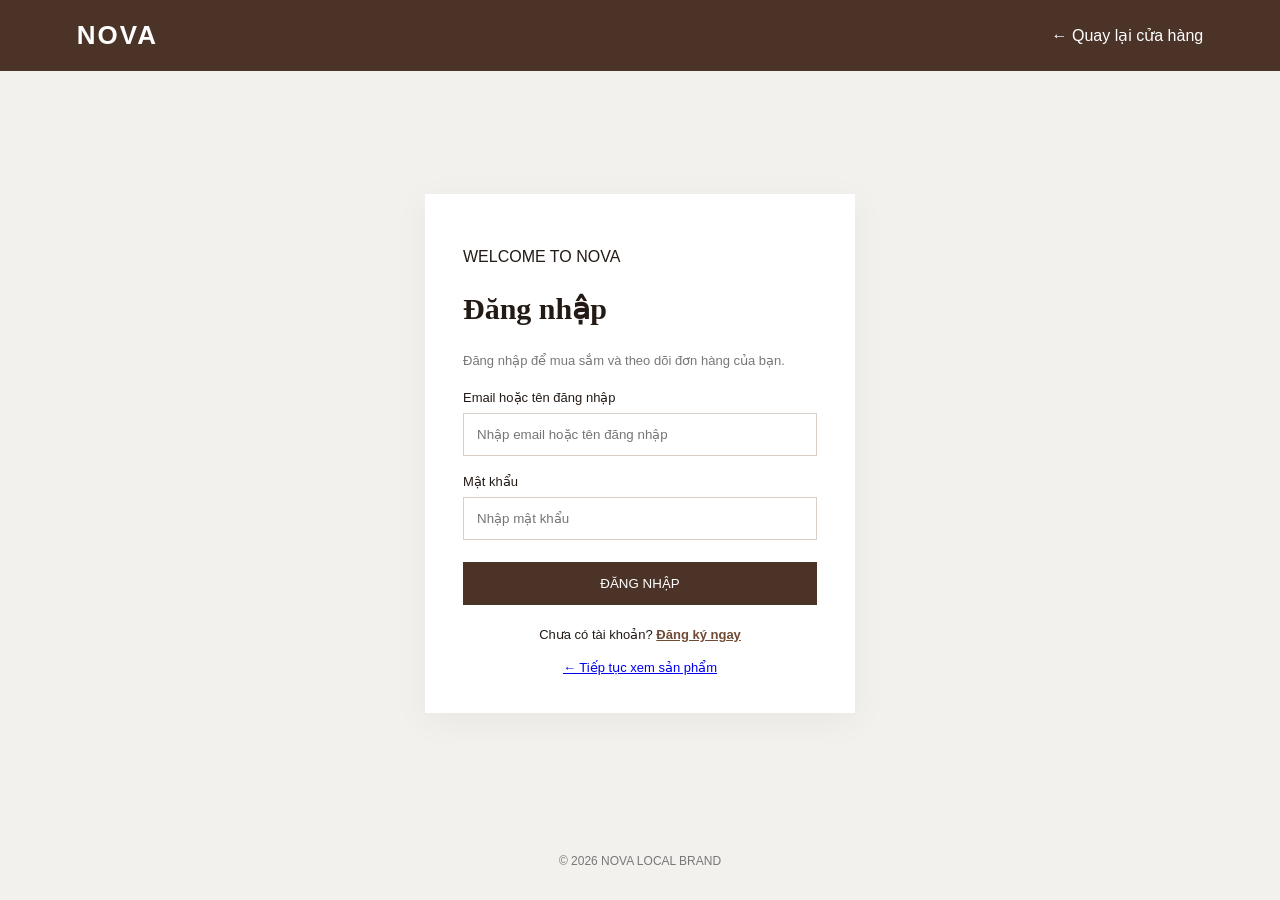
<file: login.html>
<!DOCTYPE html>
<html lang="vi">
<head>
    <meta charset="UTF-8">
    <meta name="viewport" content="width=device-width, initial-scale=1.0">
    <title>Đăng nhập khách hàng | NOVA</title>
    
  <link rel="stylesheet" href="assets/css/login.css">
</head>
<body>

<header>
    <a class="logo" href="index.html">NOVA</a>
    <a href="index.html">← Quay lại cửa hàng</a>
</header>

<main>
    <section class="login-card">
        <div id="loginForm">
            <p>WELCOME TO NOVA</p>
            <h1>Đăng nhập</h1>
            <p class="subtitle">Đăng nhập để mua sắm và theo dõi đơn hàng của bạn.</p>

            <form onsubmit="loginCustomer(event)">
                <label for="loginEmail">Email hoặc tên đăng nhập</label>
                <input id="loginEmail" required autocomplete="username"
                       placeholder="Nhập email hoặc tên đăng nhập">

                <label for="loginPassword">Mật khẩu</label>
                <input id="loginPassword" type="password" required
                       autocomplete="current-password" placeholder="Nhập mật khẩu">

                <button class="btn" type="submit">ĐĂNG NHẬP</button>
            </form>

            <p class="switch">
                Chưa có tài khoản?
                <a href="#" onclick="showRegister(event)">Đăng ký ngay</a>
            </p>
        </div>

        <div id="registerForm" hidden>
            <p>JOIN THE NOVA COMMUNITY</p>
            <h1>Tạo tài khoản</h1>
            <p class="subtitle">Điền thông tin để bắt đầu mua sắm.</p>

            <form onsubmit="registerCustomer(event)">
                <label for="fullName">Họ và tên</label>
                <input id="fullName" required placeholder="Nhập họ và tên">

                <label for="registerEmail">Email</label>
                <input id="registerEmail" type="email" required placeholder="example@email.com">

                <label for="registerPassword">Mật khẩu</label>
                <input id="registerPassword" type="password" minlength="6" required
                       placeholder="Tối thiểu 6 ký tự">

                <button class="btn" type="submit">TẠO TÀI KHOẢN</button>
            </form>

            <p class="switch">
                Đã có tài khoản?
                <a href="#" onclick="showLogin(event)">Đăng nhập</a>
            </p>
        </div>

        <p id="message" class="message" role="status"></p>
        <a class="back" href="index.html">← Tiếp tục xem sản phẩm</a>
    </section>
</main>

<footer>© 2026 NOVA LOCAL BRAND</footer>

<script src="js/login.js"></script>
</body>
</html>
</file>
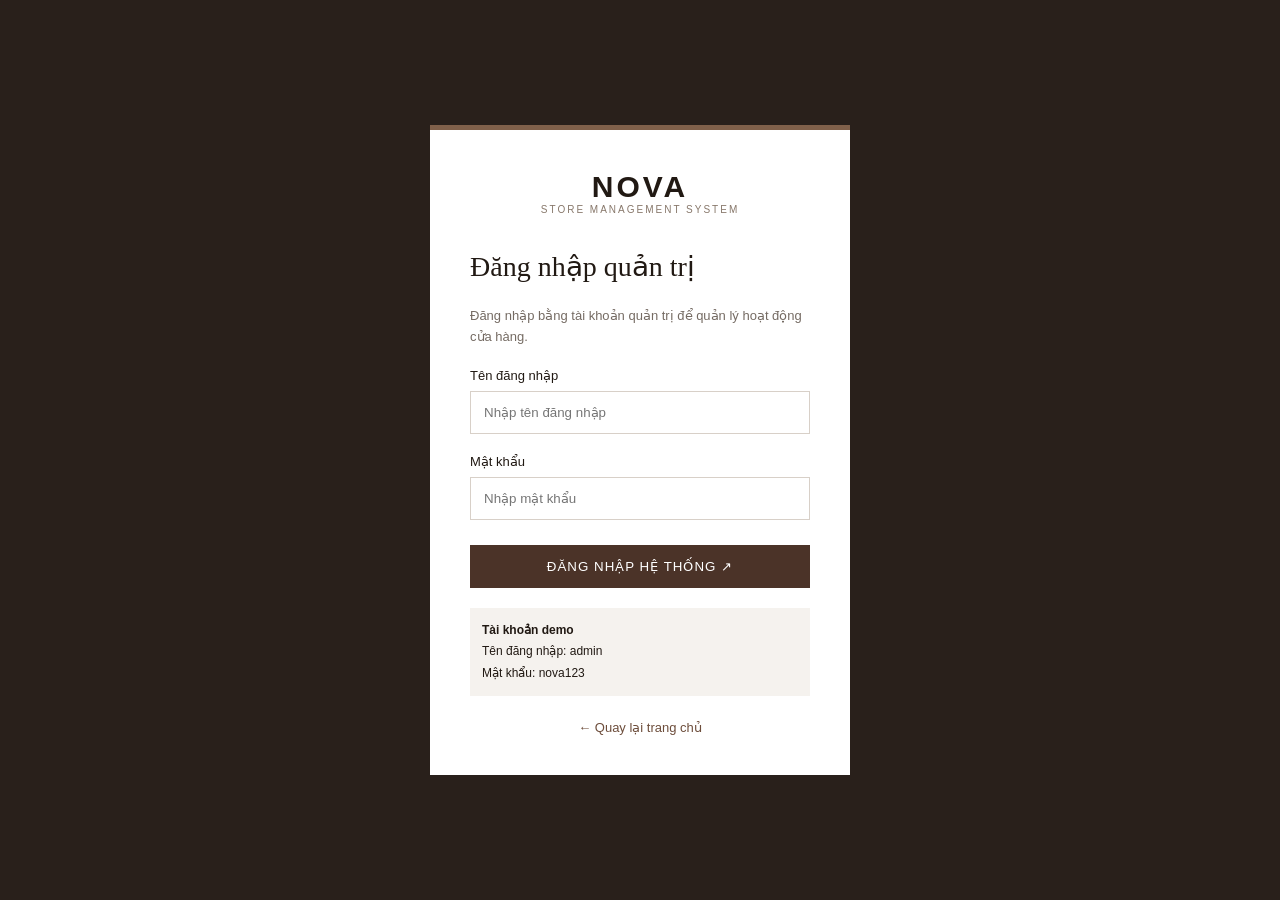
<file: loginadmin.html>
<!DOCTYPE html>
<html lang="vi">
<head>
    <meta charset="UTF-8">
    <meta name="viewport" content="width=device-width, initial-scale=1.0">
    <title>Đăng nhập quản trị | NOVA</title>
    
  <link rel="stylesheet" href="assets/css/loginadmin.css">
</head>
<body>

<section class="admin-login">
    <div class="logo">NOVA</div>
    <div class="tagline">STORE MANAGEMENT SYSTEM</div>

    <h1>Đăng nhập quản trị</h1>
    <p>Đăng nhập bằng tài khoản quản trị để quản lý hoạt động cửa hàng.</p>

    <form onsubmit="adminLogin(event)">
        <label for="adminUsername">Tên đăng nhập</label>
        <input id="adminUsername" required autocomplete="username"
               placeholder="Nhập tên đăng nhập">

        <label for="adminPassword">Mật khẩu</label>
        <input id="adminPassword" type="password" required
               autocomplete="current-password" placeholder="Nhập mật khẩu">

        <button type="submit">ĐĂNG NHẬP HỆ THỐNG ↗</button>
    </form>

    <p id="message" class="message" role="status"></p>

    <div class="demo">
        <strong>Tài khoản demo</strong><br>
        Tên đăng nhập: admin<br>
        Mật khẩu: nova123
    </div>

    <a class="back" href="index.html">← Quay lại trang chủ</a>
</section>

<script src="js/loginadmin.js"></script>

</body>
</html>
</file>
<file: assets/css/index.css>
/* CSS được tách từ index.html; giữ nguyên giao diện gốc NOVA. */
:root {
    --brown: #493329;
    --dark: #201c19;
    --cream: #f5f3ef;
    --white: #fff;
    --gray: #888078;
    --line: #e9e5df;
}

* {
    margin: 0;
    padding: 0;
    box-sizing: border-box;
}

html { scroll-behavior: smooth; }

body {
    font-family: 'DM Sans', sans-serif;
    color: var(--dark);
    background: #fff;
}

a {
    color: inherit;
    text-decoration: none;
}

button, input { font: inherit; }
button { cursor: pointer; }

/* ANNOUNCEMENT */

.announcement {
    height: 30px;
    display: flex;
    justify-content: center;
    align-items: center;
    background: var(--brown);
    color: white;
    font-size: 9px;
    letter-spacing: 2px;
    text-align: center;
    padding: 0 10px;
}

/* HEADER */

.header {
    height: 76px;
    padding: 0 5.5%;
    display: grid;
    grid-template-columns: 1fr auto 1fr;
    align-items: center;
    border-bottom: 1px solid var(--line);
    background: #fff;
    position: sticky;
    top: 0;
    z-index: 100;
}

.logo {
    font-size: 30px;
    font-weight: 700;
    letter-spacing: 3px;
}

.logo span { color: #9b7c66; }

.nav {
    display: flex;
    gap: 29px;
    align-items: center;
    height: 100%;
}

.nav a {
    height: 100%;
    display: flex;
    align-items: center;
    font-size: 10px;
    font-weight: 600;
    letter-spacing: .8px;
    position: relative;
}

.nav a::after {
    content: "";
    position: absolute;
    height: 1px;
    bottom: 20px;
    left: 0;
    width: 0;
    background: var(--brown);
    transition: .25s;
}

.nav a:hover::after { width: 100%; }

.header-actions {
    display: flex;
    justify-content: flex-end;
    align-items: center;
    gap: 21px;
}

.icon-btn {
    border: none;
    background: transparent;
    color: var(--dark);
    display: flex;
    align-items: center;
    justify-content: center;
    position: relative;
}

.icon-btn svg {
    width: 20px;
    height: 20px;
    stroke-width: 1.5;
}

.cart-count {
    position: absolute;
    right: -9px;
    top: -8px;
    background: var(--brown);
    color: white;
    border-radius: 50%;
    font-size: 9px;
    width: 16px;
    height: 16px;
    display: grid;
    place-items: center;
}

.menu-toggle { display: none; }

/* HERO */

.hero {
    margin: 0 0 0;
    background: #efede8;
    min-height: 540px;
    display: grid;
    grid-template-columns: 44% 56%;
    overflow: hidden;
}

.hero-copy {
    padding: 72px 8% 60px 13%;
    display: flex;
    flex-direction: column;
    align-items: flex-start;
    justify-content: center;
    position: relative;
    z-index: 2;
}

.eyebrow {
    font-size: 10px;
    letter-spacing: 3px;
    color: #796958;
    font-weight: 600;
}

.hero h1 {
    font-family: 'Playfair Display', Georgia, serif;
    font-size: clamp(45px, 5.4vw, 77px);
    font-weight: 500;
    line-height: 1.04;
    letter-spacing: -2px;
    margin: 24px 0 20px;
}

.hero h1 em {
    font-weight: 500;
    color: #8d705d;
}

.hero-desc {
    font-size: 12px;
    color: #706961;
    line-height: 2;
    max-width: 280px;
}

.hero-bottom {
    margin-top: 32px;
    display: flex;
    align-items: center;
    gap: 22px;
}

.btn-primary {
    display: inline-flex;
    justify-content: center;
    align-items: center;
    gap: 18px;
    background: var(--brown);
    color: white;
    border: 1px solid var(--brown);
    padding: 15px 22px;
    font-size: 10px;
    letter-spacing: 1.5px;
    transition: .25s;
}

.btn-primary:hover {
    background: #725342;
    border-color: #725342;
}

.hero-note {
    font-size: 10px;
    color: #81786e;
    line-height: 1.7;
}

.hero-image {
    min-height: 540px;
    position: relative;
    background: #d4cfc7;
    overflow: hidden;
}

.hero-image img {
    position: absolute;
    width: 100%;
    height: 100%;
    inset: 0;
    object-fit: cover;
    object-position: center 40%;
    transition: transform .8s;
}

.hero:hover .hero-image img { transform: scale(1.025); }

.hero-label {
    position: absolute;
    bottom: 25px;
    right: 25px;
    background: rgba(255,255,255,.9);
    padding: 12px 16px;
    font-size: 9px;
    letter-spacing: 1.5px;
}

/* TRUST STRIP */

.benefits {
    display: grid;
    grid-template-columns: repeat(3,1fr);
    border-bottom: 1px solid var(--line);
    padding: 19px 7%;
    gap: 20px;
}

.benefit {
    display: flex;
    align-items: center;
    justify-content: center;
    gap: 12px;
    font-size: 10px;
    letter-spacing: .5px;
}

.benefit svg {
    width: 21px;
    height: 21px;
    stroke: #846b58;
    stroke-width: 1.5;
    flex-shrink: 0;
}

.benefit small {
    display: block;
    font-size: 9px;
    color: var(--gray);
    margin-top: 4px;
    letter-spacing: 0;
}

/* SECTION */

.section {
    padding: 78px 6%;
}

.section-heading {
    display: flex;
    justify-content: space-between;
    align-items: flex-end;
    gap: 20px;
    margin-bottom: 28px;
}

.section-kicker {
    font-size: 9px;
    letter-spacing: 2px;
    color: #947c69;
    margin-bottom: 10px;
}

.section-heading h2 {
    font-family: 'Playfair Display', Georgia, serif;
    font-size: clamp(27px, 3vw, 38px);
    font-weight: 500;
}

.text-link {
    font-size: 10px;
    letter-spacing: .7px;
    border-bottom: 1px solid #b8a99b;
    padding-bottom: 5px;
    white-space: nowrap;
}

/* CATEGORY */

.categories {
    display: grid;
    grid-template-columns: repeat(4,1fr);
    gap: 17px;
}

.category-card { min-width: 0; }

.category-image {
    aspect-ratio: 3 / 3.6;
    overflow: hidden;
    background: var(--cream);
    position: relative;
}

.category-image img {
    width: 100%;
    height: 100%;
    object-fit: cover;
    transition: transform .5s;
}

.category-card:hover .category-image img {
    transform: scale(1.05);
}

.category-caption {
    padding-top: 15px;
    display: flex;
    justify-content: space-between;
    align-items: center;
}

.category-caption h3 {
    font-size: 11px;
    letter-spacing: 1px;
}

.category-caption span {
    font-size: 18px;
    color: #998778;
}

/* PRODUCT */

.product-section { background: #f8f7f4; }

.product-grid {
    display: grid;
    grid-template-columns: repeat(4,minmax(0,1fr));
    gap: 18px;
}

.product-card { min-width: 0; }

.product-image {
    background: #ebe8e3;
    position: relative;
    overflow: hidden;
    aspect-ratio: 3 / 3.7;
}

.product-image img {
    width: 100%;
    height: 100%;
    object-fit: cover;
    transition: transform .55s;
}

.product-card:hover .product-image img {
    transform: scale(1.045);
}

.product-tag {
    position: absolute;
    top: 12px;
    left: 12px;
    padding: 7px 9px;
    background: #fff;
    font-size: 8px;
    letter-spacing: 1px;
}

.heart-btn {
    position: absolute;
    right: 12px;
    top: 12px;
    background: white;
    border: none;
    width: 31px;
    height: 31px;
    border-radius: 50%;
    font-size: 17px;
    color: #57453a;
}

.product-info { padding: 14px 1px 0; }

.product-category {
    font-size: 9px;
    color: #94877d;
    letter-spacing: 1px;
    margin-bottom: 7px;
}

.product-name {
    font-size: 12px;
    font-weight: 500;
    line-height: 1.5;
}

.product-price {
    font-size: 12px;
    font-weight: 700;
    margin-top: 9px;
}

.product-price del {
    font-size: 10px;
    color: #a29a93;
    font-weight: 400;
    margin-left: 5px;
}

.add-btn {
    margin-top: 13px;
    padding: 11px 8px;
    width: 100%;
    background: transparent;
    border: 1px solid #cfc5bb;
    font-size: 9px;
    letter-spacing: 1px;
    transition: .2s;
}

.add-btn:hover {
    background: var(--brown);
    color: white;
    border-color: var(--brown);
}

/* EDITORIAL BANNER */

.editorial {
    margin: 0 6% 75px;
    min-height: 340px;
    background: #e9e4dd;
    display: grid;
    grid-template-columns: 1fr 1fr;
    overflow: hidden;
}

.editorial-image {
    min-height: 340px;
    overflow: hidden;
}

.editorial-image img {
    width: 100%;
    height: 100%;
    object-fit: cover;
}

.editorial-copy {
    padding: 45px 10%;
    display: flex;
    flex-direction: column;
    justify-content: center;
    align-items: flex-start;
}

.editorial-copy h2 {
    font: 500 clamp(30px,3.3vw,46px)/1.15 'Playfair Display', Georgia, serif;
    margin: 17px 0;
}

.editorial-copy p {
    color: #746a60;
    font-size: 11px;
    line-height: 2;
    max-width: 300px;
    margin-bottom: 25px;
}

/* NEWSLETTER */

.newsletter {
    text-align: center;
    padding: 65px 20px 75px;
    border-top: 1px solid var(--line);
}

.newsletter h2 {
    font: 500 32px 'Playfair Display', Georgia, serif;
    margin: 12px 0;
}

.newsletter p {
    font-size: 11px;
    color: var(--gray);
    line-height: 1.8;
}

.newsletter-form {
    display: flex;
    max-width: 440px;
    margin: 25px auto 0;
    border-bottom: 1px solid #988879;
}

.newsletter-form input {
    flex: 1;
    min-width: 0;
    padding: 14px 0;
    border: none;
    outline: none;
    font-size: 11px;
}

.newsletter-form button {
    border: none;
    background: white;
    font-size: 10px;
    font-weight: 700;
    letter-spacing: 1px;
    padding: 0 10px;
}

/* FOOTER */

.footer {
    background: #29221e;
    color: #eee7e0;
    padding: 50px 6% 20px;
}

.footer-main {
    display: grid;
    grid-template-columns: 1.5fr 1fr 1fr 1fr;
    gap: 35px;
    padding-bottom: 40px;
}

.footer-logo {
    font-size: 31px;
    font-weight: 700;
    letter-spacing: 4px;
}

.footer-about p {
    color: #b7a99d;
    font-size: 10px;
    line-height: 2;
    max-width: 230px;
    margin-top: 15px;
}

.footer-col h4 {
    font-size: 10px;
    letter-spacing: 1px;
    margin-bottom: 20px;
}

.footer-col a {
    display: block;
    font-size: 10px;
    color: #b7a99d;
    margin-bottom: 13px;
}

.footer-col a:hover { color: white; }

.footer-bottom {
    border-top: 1px solid #51443b;
    padding-top: 20px;
    display: flex;
    justify-content: space-between;
    gap: 15px;
    flex-wrap: wrap;
    color: #b7a99d;
    font-size: 9px;
}

/* CART DRAWER */

.overlay {
    position: fixed;
    inset: 0;
    background: rgba(0,0,0,.35);
    z-index: 199;
    display: none;
}

.overlay.show { display: block; }

.cart-drawer {
    position: fixed;
    right: -420px;
    top: 0;
    height: 100%;
    width: min(390px,100%);
    z-index: 200;
    background: white;
    padding: 25px;
    transition: right .3s;
    overflow-y: auto;
}

.cart-drawer.show { right: 0; }

.cart-head {
    display: flex;
    justify-content: space-between;
    align-items: center;
    padding-bottom: 20px;
    border-bottom: 1px solid var(--line);
}

.cart-head h2 {
    font: 500 25px 'Playfair Display', Georgia, serif;
}

.close-cart {
    border: none;
    background: none;
    font-size: 25px;
}

.cart-item {
    padding: 17px 0;
    border-bottom: 1px solid var(--line);
    font-size: 12px;
    line-height: 2;
}

.cart-item button {
    border: none;
    background: transparent;
    text-decoration: underline;
    font-size: 10px;
    color: #80604a;
}

.cart-total {
    display: flex;
    justify-content: space-between;
    padding: 22px 0;
    font-size: 13px;
    font-weight: 700;
}

.cart-checkout { width: 100%; }

.toast {
    position: fixed;
    left: 50%;
    bottom: 25px;
    transform: translate(-50%,20px);
    background: #30231c;
    color: white;
    padding: 13px 22px;
    font-size: 11px;
    opacity: 0;
    pointer-events: none;
    transition: .25s;
    z-index: 300;
}

.toast.show {
    opacity: 1;
    transform: translate(-50%,0);
}


.checkout-overlay { position: fixed; inset: 0; background: rgba(24,18,14,.58); opacity: 0; visibility: hidden; transition: .25s; z-index: 400; }
.checkout-overlay.show { opacity: 1; visibility: visible; }
.checkout-modal { position: fixed; z-index: 401; top: 50%; left: 50%; width: min(560px, calc(100% - 30px)); max-height: 88vh; overflow-y: auto; padding: 34px; background: #fffdfb; color: #30231c; transform: translate(-50%,-46%); opacity: 0; visibility: hidden; transition: .25s; box-shadow: 0 18px 70px rgba(0,0,0,.2); }
.checkout-modal.show { transform: translate(-50%,-50%); opacity: 1; visibility: visible; }
.checkout-close { position: absolute; top: 12px; right: 16px; border: 0; background: transparent; font-size: 28px; cursor: pointer; color: #30231c; }
.checkout-modal h2 { margin: 7px 0 8px; font-size: 26px; }
.checkout-note { margin: 0 0 22px; color: #887d74; font-size: 12px; line-height: 1.6; }
.checkout-modal form { display: grid; gap: 9px; }
.checkout-modal label { margin-top: 5px; font-size: 11px; font-weight: 700; }
.checkout-modal input, .checkout-modal textarea, .checkout-modal select { width: 100%; box-sizing: border-box; border: 1px solid #ddd2c8; border-radius: 0; background: white; padding: 12px; color: #30231c; font: inherit; font-size: 13px; outline-color: #80604a; }
.checkout-total { display: flex; justify-content: space-between; align-items: center; padding: 17px 0 8px; border-top: 1px solid #e8ded6; margin-top: 12px; font-size: 13px; }
.checkout-total strong { font-size: 18px; }
.checkout-message { color: #a33c32; font-size: 12px; min-height: 14px; margin: 0; }
.checkout-submit { width: 100%; border: 0; cursor: pointer; padding: 15px; }
.checkout-submit:disabled { opacity: .6; cursor: wait; }
@media (max-width: 520px) { .checkout-modal { padding: 28px 20px; } .checkout-modal h2 { font-size: 22px; } }

/* RESPONSIVE */

@media (max-width: 900px) {
    .header { padding: 0 4%; }
    .nav { gap: 15px; }
    .nav a { font-size: 9px; }
    .hero { grid-template-columns: 46% 54%; min-height: 450px; }
    .hero-image { min-height: 450px; }
    .hero-copy { padding-left: 9%; }
    .section { padding: 58px 4%; }
    .product-grid, .categories { gap: 12px; }
    .footer-main { grid-template-columns: repeat(2,1fr); }
}

@media (max-width: 650px) {
    .announcement { font-size: 8px; letter-spacing: 1px; }
    .header {
        height: 65px;
        grid-template-columns: 1fr auto auto;
        gap: 18px;
    }
    .logo { font-size: 25px; }
    .menu-toggle { display: flex; }
    .nav {
        display: none;
        position: absolute;
        top: 65px;
        left: 0;
        width: 100%;
        height: auto;
        background: white;
        padding: 12px 6% 20px;
        border-bottom: 1px solid var(--line);
        flex-direction: column;
        align-items: stretch;
        gap: 0;
    }
    .nav.open { display: flex; }
    .nav a { height: 43px; font-size: 10px; }
    .nav a::after { display: none; }
    .header-actions { gap: 15px; }
    .hero { display: flex; flex-direction: column-reverse; }
    .hero-image { min-height: 340px; height: 340px; }
    .hero-copy { padding: 38px 7% 42px; }
    .hero h1 { font-size: 54px; margin: 18px 0; }
    .hero-bottom { margin-top: 23px; }
    .benefits { padding: 17px 4%; gap: 8px; }
    .benefit { gap: 6px; font-size: 8px; align-items: flex-start; }
    .benefit svg { width: 17px; height: 17px; }
    .benefit small { font-size: 8px; }
    .section { padding: 48px 5%; }
    .section-heading { align-items: flex-end; }
    .section-heading h2 { font-size: 28px; }
    .categories { grid-template-columns: repeat(2,minmax(0,1fr)); gap: 24px 12px; }
    .category-image { aspect-ratio: 3/3.5; }
    .product-grid { grid-template-columns: repeat(2,minmax(0,1fr)); gap: 25px 12px; }
    .product-name { font-size: 11px; }
    .product-image { aspect-ratio: 3/3.8; }
    .editorial { margin: 0 5% 50px; grid-template-columns: 1fr; }
    .editorial-image { min-height: 280px; height: 280px; }
    .editorial-copy { padding: 35px 8%; }
    .newsletter { padding: 50px 20px; }
    .newsletter h2 { font-size: 27px; }
    .footer { padding: 38px 6% 20px; }
    .footer-main { gap: 30px 18px; }
}

@media (max-width: 370px) {
    .header { gap: 10px; }
    .header-actions { gap: 11px; }
    .benefit { flex-direction: column; }
    .hero h1 { font-size: 45px; }
}
</file>
<file: assets/css/admin.css>
/* CSS được tách từ admin.html; giữ nguyên giao diện gốc NOVA. */
* {
    box-sizing: border-box;
}
body {
    margin: 0;
    font-family: Arial, sans-serif;
    background: #f5f4f1;
    color: #28221e;
}
button,
input,
select {
    font: inherit;
}
button {
    cursor: pointer;
}
.topbar {
    height: 65px;
    background: #4b3328;
    color: white;
    display: flex;
    align-items: center;
    justify-content: space-between;
    padding: 0 25px;
}
.brand {
    font-size: 25px;
    font-weight: bold;
    letter-spacing: 2px;
}
.topbar a {
    color: white;
    text-decoration: none;
    font-size: 13px;
}
.layout {
    display: flex;
    min-height: calc(100vh - 65px);
}
.sidebar {
    width: 235px;
    flex-shrink: 0;
    background: #30231c;
    color: #eee;
    padding: 25px 14px;
}
.sidebar p {
    color: #bca896;
    font-size: 10px;
    letter-spacing: 2px;
    padding: 0 12px;
}
.sidebar button {
    width: 100%;
    border: 0;
    background: transparent;
    color: #eee;
    text-align: left;
    padding: 14px 12px;
    margin: 3px 0;
    font-size: 13px;
}
.sidebar button:hover,
.sidebar button.active {
    background: #604737;
}
.main {
    flex: 1;
    padding: 30px;
    min-width: 0;
}
.page-title {
    display: flex;
    align-items: center;
    justify-content: space-between;
    gap: 15px;
    flex-wrap: wrap;
    margin-bottom: 25px;
}
h1 {
    font:
        30px Arial,
        serif;
    margin: 0 0 8px;
}
.muted {
    color: #81776f;
    font-size: 13px;
}
.stats {
    display: grid;
    grid-template-columns: repeat(4, 1fr);
    gap: 15px;
    margin-bottom: 25px;
}
.stat,
.panel {
    background: white;
    padding: 20px;
    border: 1px solid #ece7e1;
}
.stat p {
    color: #7c7168;
    font-size: 12px;
}
.stat strong {
    font-size: 24px;
}
.panel {
    margin-bottom: 20px;
}
.panel h2 {
    font-size: 17px;
    margin: 0 0 18px;
}
.toolbar {
    display: flex;
    gap: 10px;
    flex-wrap: wrap;
    margin-bottom: 16px;
}
input,
select {
    padding: 11px;
    border: 1px solid #ddd4cb;
    background: white;
    min-width: 0;
}
.toolbar input {
    flex: 1;
}
.btn {
    border: none;
    padding: 11px 16px;
    background: #4b3328;
    color: white;
}
.btn-light {
    border: 1px solid #cfc4b9;
    padding: 10px 14px;
    background: white;
    color: #4b3328;
}
.table-wrap {
    overflow-x: auto;
}
table {
    width: 100%;
    border-collapse: collapse;
    background: white;
}
th,
td {
    text-align: left;
    padding: 13px 10px;
    border-bottom: 1px solid #eee8e2;
    font-size: 12px;
    white-space: nowrap;
}
th {
    background: #f7f4f0;
    color: #695547;
}
.badge {
    display: inline-block;
    padding: 5px 8px;
    background: #e8eee4;
    color: #42623a;
    font-size: 11px;
}
.form-grid {
    display: grid;
    grid-template-columns: repeat(2, 1fr);
    gap: 15px;
}
.form-grid label {
    display: block;
    font-size: 12px;
    margin-bottom: 7px;
}
.form-grid input,
.form-grid select {
    width: 100%;
}
.form-field.full {
    grid-column: 1 / -1;
}
.form-actions {
    display: flex;
    gap: 10px;
    margin-top: 18px;
}
.notice {
    font-size: 13px;
    color: #4c6c3b;
    margin: 12px 0;
}
.hidden {
    display: none !important;
}
@media (max-width: 900px) {
    .sidebar {
        width: 185px;
    }
    .main {
        padding: 20px;
    }
    .stats {
        grid-template-columns: repeat(2, 1fr);
    }
}
@media (max-width: 600px) {
    .layout {
        display: block;
    }
    .sidebar {
        width: 100%;
        padding: 10px;
    }
    .sidebar p {
        display: none;
    }
    .sidebar button {
        width: auto;
        padding: 10px;
    }
    .main {
        padding: 15px;
    }
    .stats {
        grid-template-columns: repeat(2, 1fr);
    }
    .form-grid {
        grid-template-columns: 1fr;
    }
    .form-field.full {
        grid-column: auto;
    }
}
</file>
<file: assets/css/login.css>
/* CSS được tách từ login.html; giữ nguyên giao diện gốc NOVA. */
* { box-sizing: border-box; }
        body {
            margin: 0; font-family: Arial, sans-serif;
            background: #f3f1ed; color: #241a15;
        }
        header {
            background: #4b3328; color: white; padding: 20px 6%;
            display: flex; justify-content: space-between; align-items: center;
        }
        header a { color: white; text-decoration: none; }
        .logo { font-size: 26px; font-weight: bold; letter-spacing: 2px; }
        main {
            min-height: 85vh; display: flex; justify-content: center;
            align-items: center; padding: 35px 15px;
        }
        .login-card {
            background: white; padding: 38px; width: 100%;
            max-width: 430px; box-shadow: 0 8px 35px #0000000c;
        }
        h1 { font-family: Georgia, serif; font-size: 30px; }
        .subtitle { color: #777; font-size: 13px; line-height: 1.6; }
        label { display: block; font-size: 13px; margin: 18px 0 8px; }
        input {
            width: 100%; padding: 13px; border: 1px solid #d8d0c8;
            outline-color: #765846;
        }
        .btn {
            width: 100%; padding: 14px; border: none;
            background: #4b3328; color: white; cursor: pointer;
            margin-top: 22px;
        }
        .switch { text-align: center; margin-top: 22px; font-size: 13px; }
        .switch a { color: #704b36; font-weight: bold; }
        .back { display: block; margin-top: 18px; text-align: center; font-size: 13px; }
        .message { font-size: 13px; margin-top: 14px; line-height: 1.5; }
        footer { text-align: center; padding: 18px; font-size: 12px; color: #777; }
</file>
<file: assets/css/loginadmin.css>
/* CSS được tách từ loginadmin.html; giữ nguyên giao diện gốc NOVA. */
* {
    box-sizing: border-box;
}
body {
    margin: 0;
    font-family: Arial, sans-serif;
    background: #29201b;
    color: #211913;
    min-height: 100vh;
    display: flex;
    align-items: center;
    justify-content: center;
    padding: 20px;
}
.admin-login {
    background: #fff;
    width: 100%;
    max-width: 420px;
    padding: 40px;
    border-top: 5px solid #80604a;
}
.logo {
    font-size: 30px;
    letter-spacing: 3px;
    font-weight: bold;
    text-align: center;
}
.tagline {
    text-align: center;
    font-size: 10px;
    letter-spacing: 2px;
    color: #88786b;
}
h1 {
    font:
        28px Georgia,
        serif;
    margin-top: 35px;
}
p {
    font-size: 13px;
    color: #756b63;
    line-height: 1.6;
}
label {
    display: block;
    font-size: 13px;
    margin: 20px 0 8px;
}
input {
    width: 100%;
    padding: 13px;
    border: 1px solid #d8d0c8;
}
button {
    width: 100%;
    padding: 14px;
    margin-top: 25px;
    border: none;
    background: #4b3328;
    color: white;
    cursor: pointer;
    letter-spacing: 1px;
}
.message {
    color: #a33;
    font-size: 13px;
}
.back {
    display: block;
    text-align: center;
    margin-top: 24px;
    color: #6d4d3b;
    text-decoration: none;
    font-size: 13px;
}
.demo {
    background: #f5f2ee;
    padding: 12px;
    margin-top: 20px;
    font-size: 12px;
    line-height: 1.8;
}
</file>
